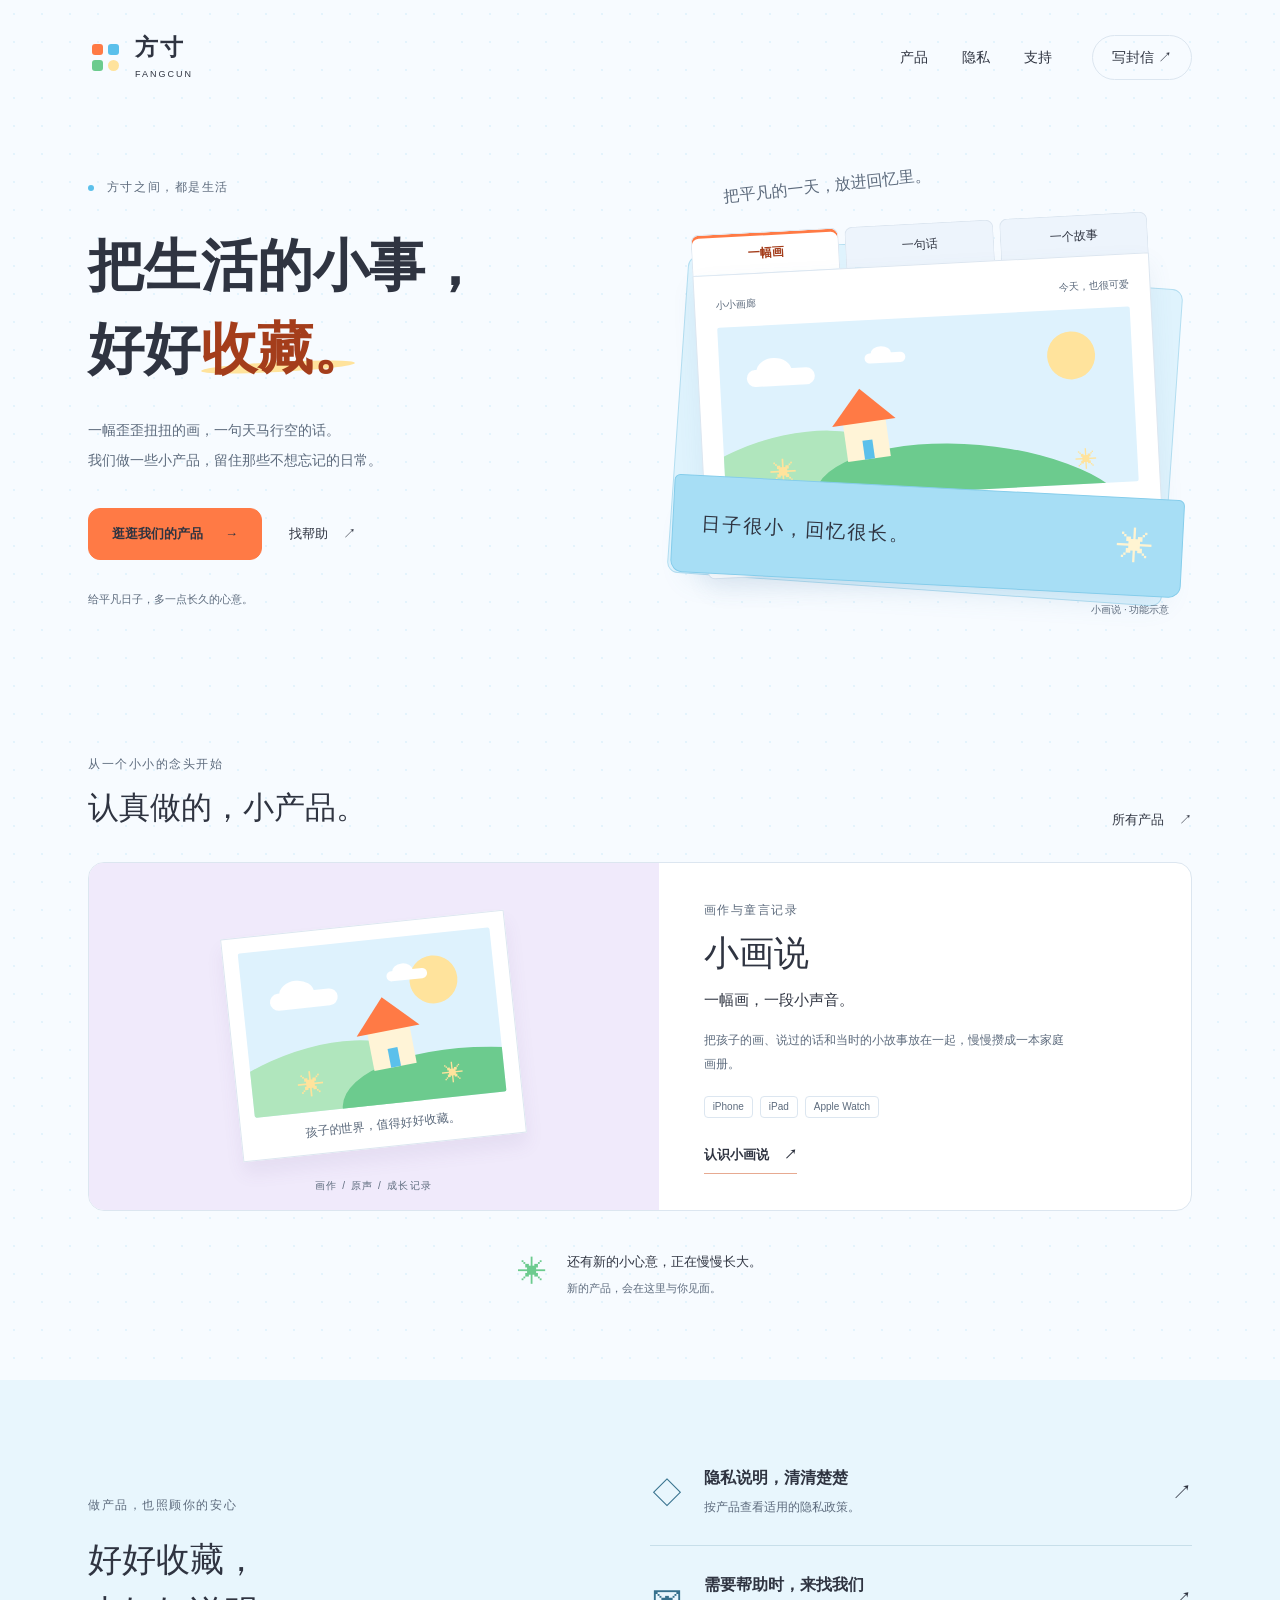
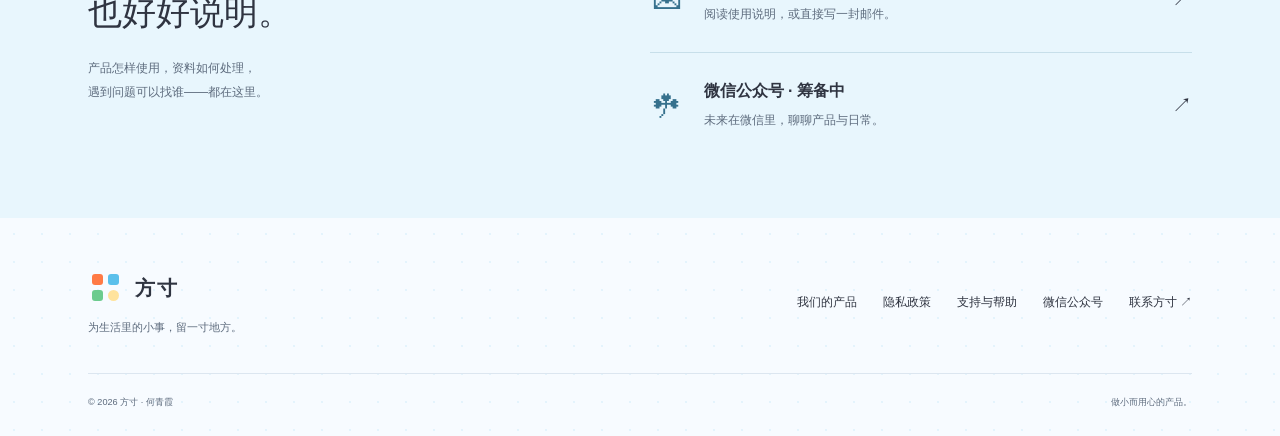
<file: index.html>
<!doctype html>
<html lang="zh-CN"><head><meta charset="utf-8"><meta name="viewport" content="width=device-width, initial-scale=1"><meta name="description" content="方寸，为生活里的小事留一寸地方。在这里了解小画说与未来的产品，查阅隐私政策，获取支持。"><meta name="theme-color" content="#f7fbff"><meta name="color-scheme" content="light"><title>把生活的小事，好好收藏 · 方寸</title><link rel="icon" href="./assets/favicon.svg" type="image/svg+xml"><link rel="stylesheet" href="./assets/styles.css"></head>
<body><a class="skip-link" href="#main">跳到正文</a><header class="header shell"><a class="brand" href="./" aria-label="方寸首页"><span class="brand-symbol" aria-hidden="true"><i></i><i></i><i></i><i></i></span><span>方寸<small>FANGCUN</small></span></a><nav aria-label="主导航"><a href="./products/" >产品</a><a href="./privacy/" >隐私</a><a href="./support/" >支持</a><a class="nav-contact" href="mailto:mili07@foxmail.com">写封信 <span aria-hidden="true">↗</span></a></nav></header>
<main id="main"><section class="hero shell"><div class="hero-copy"><span class="eyebrow"><i class="little-dot"></i> 方寸之间，都是生活</span><h1>把生活的小事，<br>好好<span class="title-accent">收藏。</span></h1><p>一幅歪歪扭扭的画，一句天马行空的话。<br>我们做一些小产品，留住那些不想忘记的日常。</p><div class="hero-actions"><a class="button" href="./products/">逛逛我们的产品 <span aria-hidden="true">→</span></a><a class="quiet-link" href="./support/">找帮助 <span aria-hidden="true">↗</span></a></div><p class="hero-note">给平凡日子，多一点长久的心意。</p></div><div class="memory-desk"><span class="desk-caption">把平凡的一天，放进回忆里。</span><div class="folder-back"></div><fieldset class="memory-preview"><legend class="sr-only">小画说功能示意，选择画作、声音或记录</legend><input type="radio" name="memory" id="memory-art" checked><label for="memory-art">一幅画</label><input type="radio" name="memory" id="memory-voice"><label for="memory-voice">一句话</label><input type="radio" name="memory" id="memory-note"><label for="memory-note">一个故事</label><div class="memory-pages"><section class="memory-page page-art"><div class="paper-top"><span>小小画廊</span><span>今天，也很可爱</span></div><div class="drawing" aria-hidden="true"><span class="sun"></span><span class="cloud cloud-one"></span><span class="cloud cloud-two"></span><span class="hill hill-one"></span><span class="hill hill-two"></span><span class="house"><i></i></span><span class="flower flower-one">✳</span><span class="flower flower-two">✳</span></div><div class="paper-bottom"><strong>住在小山坡上</strong><span>一张示意画 · 一份想象</span></div></section><section class="memory-page page-voice"><div class="paper-top"><span>童言时刻</span><span>留住声音里的小世界</span></div><span class="quote-mark" aria-hidden="true">“</span><blockquote>云朵是不是<br>天空养的小羊？</blockquote><div class="wave" aria-hidden="true"><i style="--wave:16px"></i><i style="--wave:26px"></i><i style="--wave:38px"></i><i style="--wave:19px"></i><i style="--wave:46px"></i><i style="--wave:32px"></i><i style="--wave:20px"></i><i style="--wave:16px"></i><i style="--wave:26px"></i><i style="--wave:38px"></i><i style="--wave:19px"></i><i style="--wave:46px"></i><i style="--wave:32px"></i><i style="--wave:20px"></i><i style="--wave:16px"></i><i style="--wave:26px"></i><i style="--wave:38px"></i><i style="--wave:19px"></i><i style="--wave:46px"></i><i style="--wave:32px"></i><i style="--wave:20px"></i><i style="--wave:16px"></i><i style="--wave:26px"></i><i style="--wave:38px"></i><i style="--wave:19px"></i><i style="--wave:46px"></i><i style="--wave:32px"></i><i style="--wave:20px"></i><i style="--wave:16px"></i></div><p class="demo-note">声音记录的功能示意，无真实录音</p></section><section class="memory-page page-note"><div class="paper-top"><span>家长手记</span><span>记下当时</span></div><span class="note-flower" aria-hidden="true">✳</span><h3>今天的小发现</h3><p>散步时，看见一朵像小羊的云。<br>回家后，画里就多了一片天空。</p><div class="writing-lines" aria-hidden="true"></div><p class="demo-note">示意故事</p></section></div></fieldset><div class="folder-front"><span class="folder-label">日子很小，回忆很长。</span><span aria-hidden="true">✳</span></div><span class="desk-footnote">小画说 · 功能示意</span></div></section><section class="products-section shell"><div class="section-heading"><div><span class="eyebrow">从一个小小的念头开始</span><h2>认真做的，小产品。</h2></div><a class="quiet-link" href="./products/">所有产品 <span aria-hidden="true">↗</span></a></div><article class="product-card featured"><div class="product-visual"><div class="mini-paper"><div class="drawing" aria-hidden="true"><span class="sun"></span><span class="cloud cloud-one"></span><span class="cloud cloud-two"></span><span class="hill hill-one"></span><span class="hill hill-two"></span><span class="house"><i></i></span><span class="flower flower-one">✳</span><span class="flower flower-two">✳</span></div><span>孩子的世界，值得好好收藏。</span></div><span class="visual-label">画作 / 原声 / 成长记录</span></div><div class="product-copy"><span class="eyebrow">画作与童言记录</span><h2>小画说</h2><p class="product-tagline">一幅画，一段小声音。</p><p>把孩子的画、说过的话和当时的小故事放在一起，慢慢攒成一本家庭画册。</p><div class="platforms"><span>iPhone</span><span>iPad</span><span>Apple Watch</span></div><a class="text-link" href="./products/xiaohuashuo/">认识小画说 <span aria-hidden="true">↗</span></a></div></article><div class="next-note"><span class="seed" aria-hidden="true">✳</span><div><strong>还有新的小心意，正在慢慢长大。</strong><p>新的产品，会在这里与你见面。</p></div></div></section><section class="care-section"><div class="shell care-grid"><div><span class="eyebrow">做产品，也照顾你的安心</span><h2>好好收藏，<br>也好好说明。</h2><p>产品怎样使用，资料如何处理，<br>遇到问题可以找谁——都在这里。</p></div><div class="care-links"><a href="./privacy/"><span class="care-icon" aria-hidden="true">◇</span><div><h3>隐私说明，清清楚楚</h3><p>按产品查看适用的隐私政策。</p></div><span aria-hidden="true">↗</span></a><a href="./support/"><span class="care-icon" aria-hidden="true">✉</span><div><h3>需要帮助时，来找我们</h3><p>阅读使用说明，或直接写一封邮件。</p></div><span aria-hidden="true">↗</span></a><a href="./wechat/"><span class="care-icon" aria-hidden="true">☘</span><div><h3>微信公众号 · 筹备中</h3><p>未来在微信里，聊聊产品与日常。</p></div><span aria-hidden="true">↗</span></a></div></div></section></main>
<footer class="footer shell"><div><a class="brand" href="./"><span class="brand-symbol" aria-hidden="true"><i></i><i></i><i></i><i></i></span><span>方寸</span></a><p>为生活里的小事，留一寸地方。</p></div><div class="footer-links"><a href="./products/">我们的产品</a><a href="./privacy/">隐私政策</a><a href="./support/">支持与帮助</a><a href="./wechat/">微信公众号</a><a href="mailto:mili07@foxmail.com">联系方寸 <span aria-hidden="true">↗</span></a></div><div class="footer-bottom"><small>© 2026 方寸 · 何青霞</small><small>做小而用心的产品。</small></div></footer></body></html>
</file>
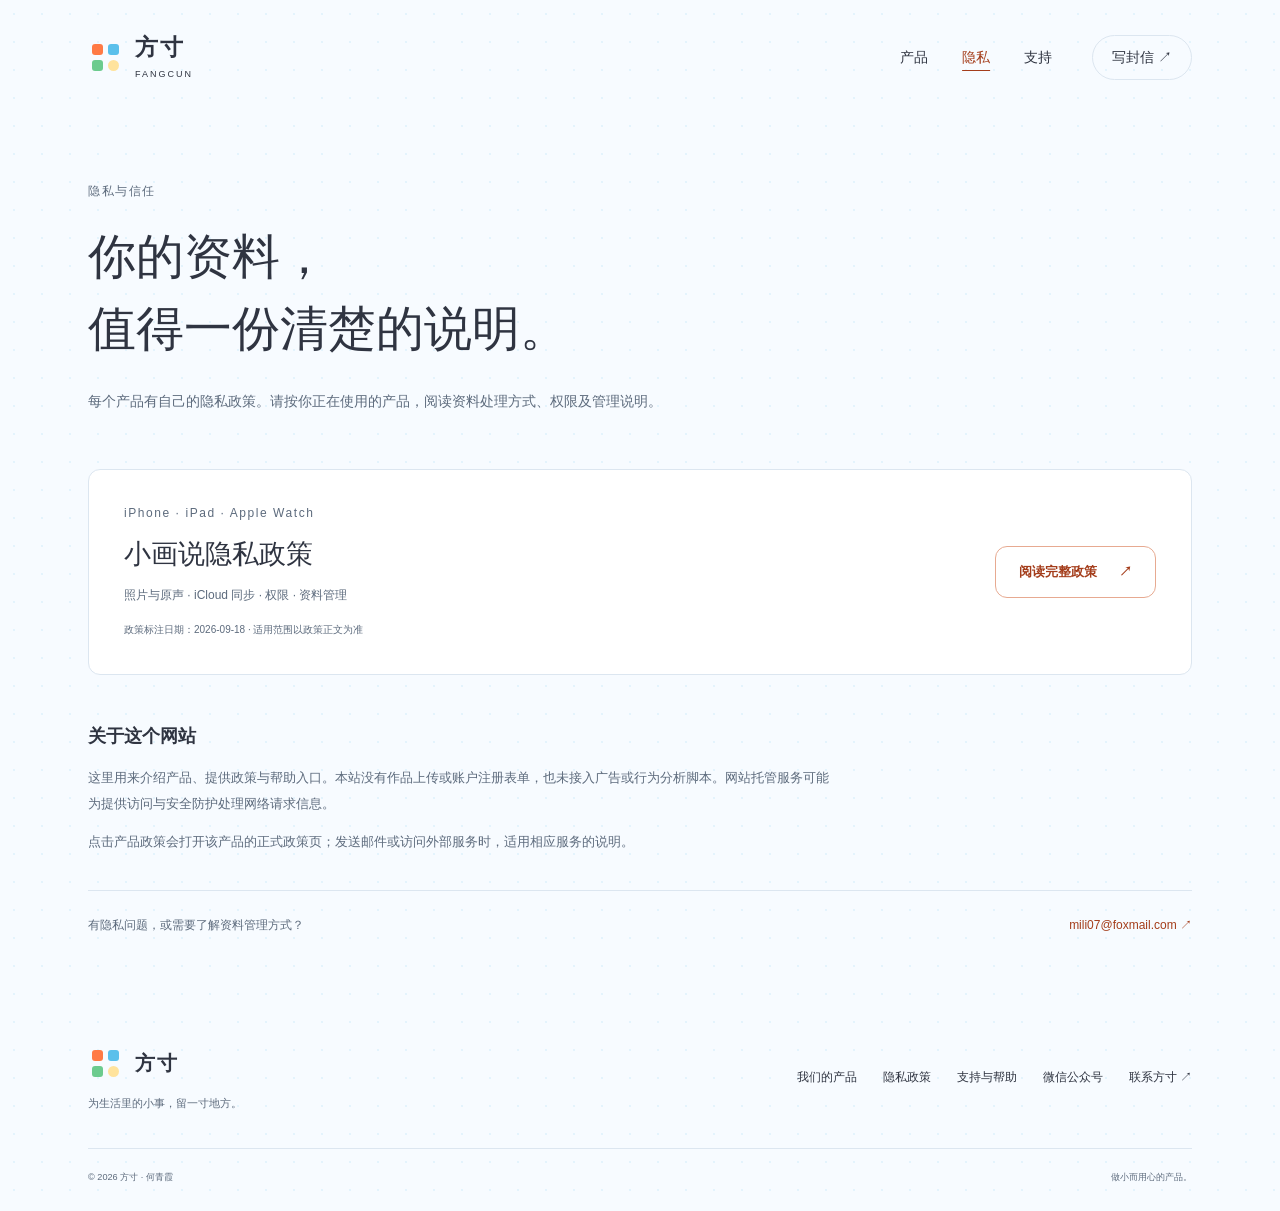
<file: privacy/index.html>
<!doctype html>
<html lang="zh-CN"><head><meta charset="utf-8"><meta name="viewport" content="width=device-width, initial-scale=1"><meta name="description" content="按产品查阅隐私政策，了解资料存储、权限、同步和管理方式。"><meta name="theme-color" content="#f7fbff"><meta name="color-scheme" content="light"><title>隐私政策 · 方寸</title><link rel="icon" href="../assets/favicon.svg" type="image/svg+xml"><link rel="stylesheet" href="../assets/styles.css"></head>
<body><a class="skip-link" href="#main">跳到正文</a><header class="header shell"><a class="brand" href="../" aria-label="方寸首页"><span class="brand-symbol" aria-hidden="true"><i></i><i></i><i></i><i></i></span><span>方寸<small>FANGCUN</small></span></a><nav aria-label="主导航"><a href="../products/" >产品</a><a href="../privacy/" aria-current="page">隐私</a><a href="../support/" >支持</a><a class="nav-contact" href="mailto:mili07@foxmail.com">写封信 <span aria-hidden="true">↗</span></a></nav></header>
<main id="main"><section class="page-intro shell"><span class="eyebrow">隐私与信任</span><h1>你的资料，<br>值得一份清楚的说明。</h1><p>每个产品有自己的隐私政策。请按你正在使用的产品，阅读资料处理方式、权限及管理说明。</p></section><section class="shell policy-list"><article class="policy-card"><div><span class="eyebrow">iPhone · iPad · Apple Watch</span><h2>小画说隐私政策</h2><p>照片与原声 · iCloud 同步 · 权限 · 资料管理</p><small>政策标注日期：2026-09-18 · 适用范围以政策正文为准</small></div><a class="button button-outline" href="https://moonball.github.io/xiaohuashuo-support/privacy.html">阅读完整政策 <span aria-hidden="true">↗</span></a></article><div class="editorial-note"><h2>关于这个网站</h2><p>这里用来介绍产品、提供政策与帮助入口。本站没有作品上传或账户注册表单，也未接入广告或行为分析脚本。网站托管服务可能为提供访问与安全防护处理网络请求信息。</p><p>点击产品政策会打开该产品的正式政策页；发送邮件或访问外部服务时，适用相应服务的说明。</p></div><div class="contact-strip"><span>有隐私问题，或需要了解资料管理方式？</span><a href="mailto:mili07@foxmail.com">mili07@foxmail.com <span aria-hidden="true">↗</span></a></div></section></main>
<footer class="footer shell"><div><a class="brand" href="../"><span class="brand-symbol" aria-hidden="true"><i></i><i></i><i></i><i></i></span><span>方寸</span></a><p>为生活里的小事，留一寸地方。</p></div><div class="footer-links"><a href="../products/">我们的产品</a><a href="../privacy/">隐私政策</a><a href="../support/">支持与帮助</a><a href="../wechat/">微信公众号</a><a href="mailto:mili07@foxmail.com">联系方寸 <span aria-hidden="true">↗</span></a></div><div class="footer-bottom"><small>© 2026 方寸 · 何青霞</small><small>做小而用心的产品。</small></div></footer></body></html>
</file>
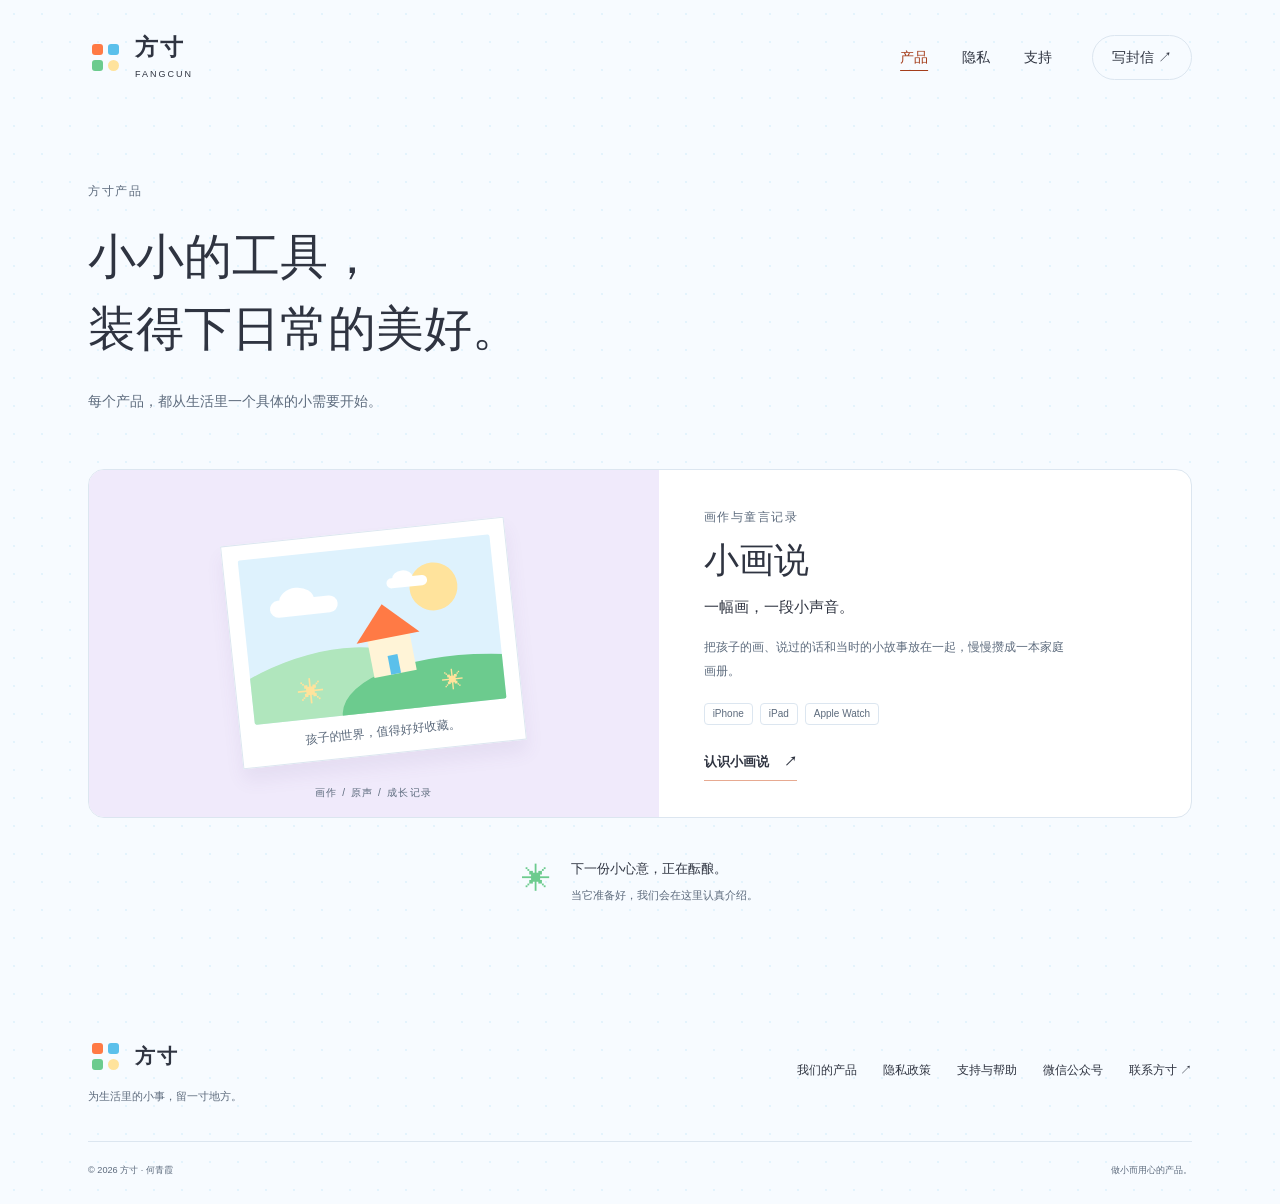
<file: products/index.html>
<!doctype html>
<html lang="zh-CN"><head><meta charset="utf-8"><meta name="viewport" content="width=device-width, initial-scale=1"><meta name="description" content="认识方寸的小产品：小画说，保存画作、原声与成长故事。"><meta name="theme-color" content="#f7fbff"><meta name="color-scheme" content="light"><title>我们的产品 · 方寸</title><link rel="icon" href="../assets/favicon.svg" type="image/svg+xml"><link rel="stylesheet" href="../assets/styles.css"></head>
<body><a class="skip-link" href="#main">跳到正文</a><header class="header shell"><a class="brand" href="../" aria-label="方寸首页"><span class="brand-symbol" aria-hidden="true"><i></i><i></i><i></i><i></i></span><span>方寸<small>FANGCUN</small></span></a><nav aria-label="主导航"><a href="../products/" aria-current="page">产品</a><a href="../privacy/" >隐私</a><a href="../support/" >支持</a><a class="nav-contact" href="mailto:mili07@foxmail.com">写封信 <span aria-hidden="true">↗</span></a></nav></header>
<main id="main"><section class="page-intro shell"><span class="eyebrow">方寸产品</span><h1>小小的工具，<br>装得下日常的美好。</h1><p>每个产品，都从生活里一个具体的小需要开始。</p></section><section class="shell product-list"><article class="product-card "><div class="product-visual"><div class="mini-paper"><div class="drawing" aria-hidden="true"><span class="sun"></span><span class="cloud cloud-one"></span><span class="cloud cloud-two"></span><span class="hill hill-one"></span><span class="hill hill-two"></span><span class="house"><i></i></span><span class="flower flower-one">✳</span><span class="flower flower-two">✳</span></div><span>孩子的世界，值得好好收藏。</span></div><span class="visual-label">画作 / 原声 / 成长记录</span></div><div class="product-copy"><span class="eyebrow">画作与童言记录</span><h2>小画说</h2><p class="product-tagline">一幅画，一段小声音。</p><p>把孩子的画、说过的话和当时的小故事放在一起，慢慢攒成一本家庭画册。</p><div class="platforms"><span>iPhone</span><span>iPad</span><span>Apple Watch</span></div><a class="text-link" href="../products/xiaohuashuo/">认识小画说 <span aria-hidden="true">↗</span></a></div></article><div class="next-note"><span class="seed" aria-hidden="true">✳</span><div><strong>下一份小心意，正在酝酿。</strong><p>当它准备好，我们会在这里认真介绍。</p></div></div></section></main>
<footer class="footer shell"><div><a class="brand" href="../"><span class="brand-symbol" aria-hidden="true"><i></i><i></i><i></i><i></i></span><span>方寸</span></a><p>为生活里的小事，留一寸地方。</p></div><div class="footer-links"><a href="../products/">我们的产品</a><a href="../privacy/">隐私政策</a><a href="../support/">支持与帮助</a><a href="../wechat/">微信公众号</a><a href="mailto:mili07@foxmail.com">联系方寸 <span aria-hidden="true">↗</span></a></div><div class="footer-bottom"><small>© 2026 方寸 · 何青霞</small><small>做小而用心的产品。</small></div></footer></body></html>
</file>
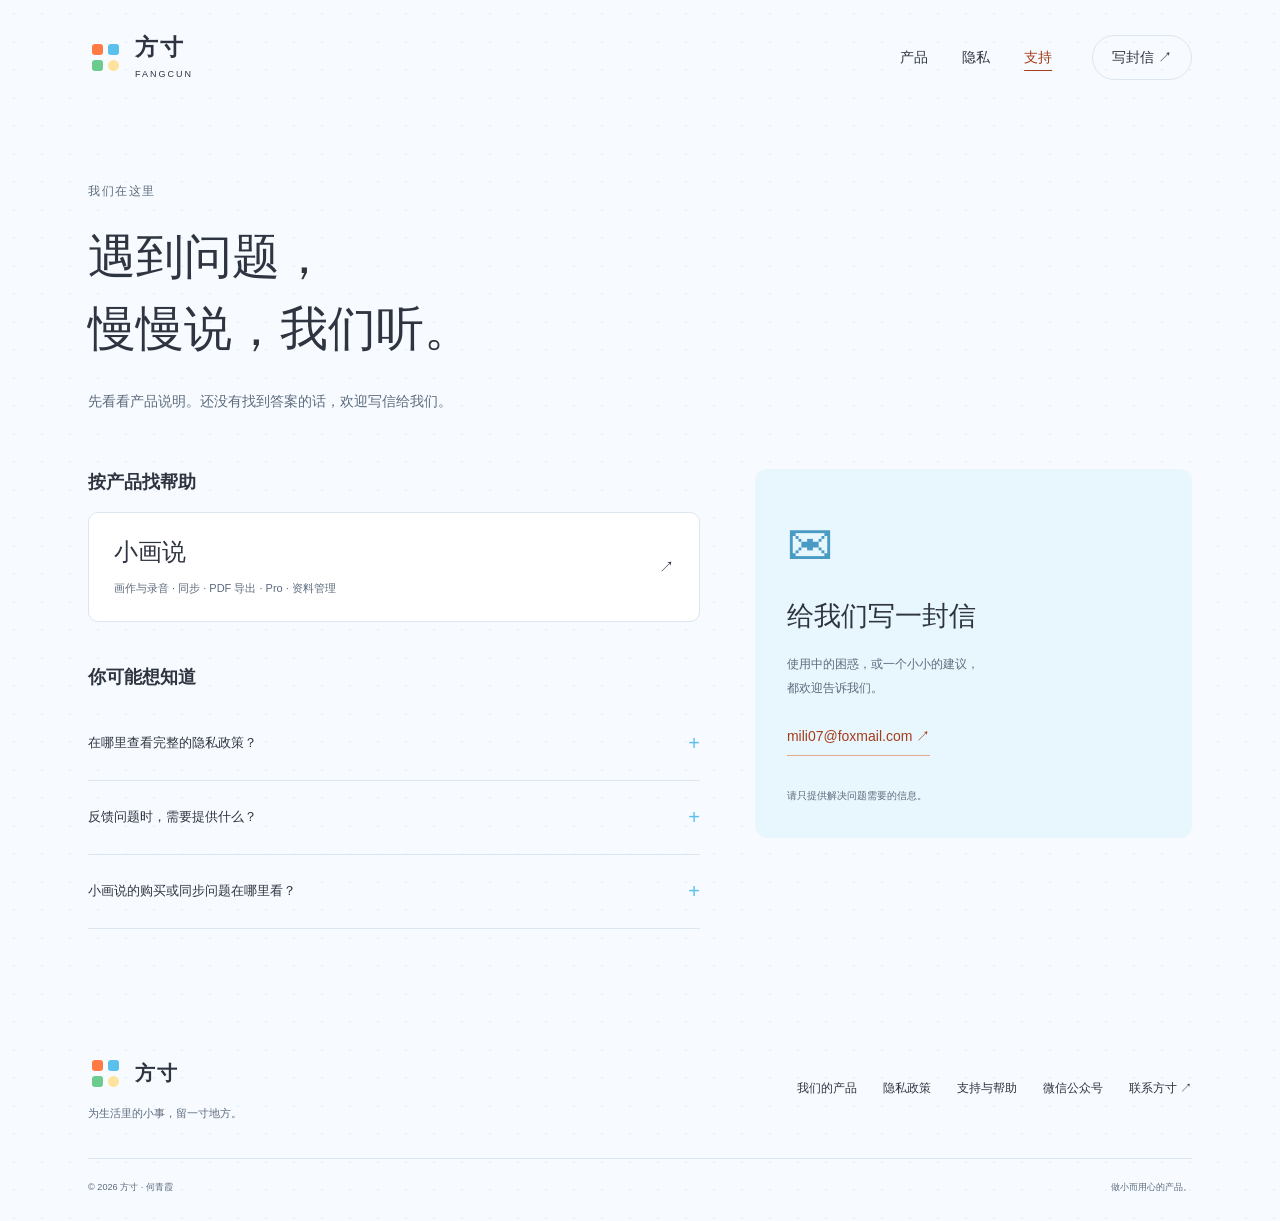
<file: support/index.html>
<!doctype html>
<html lang="zh-CN"><head><meta charset="utf-8"><meta name="viewport" content="width=device-width, initial-scale=1"><meta name="description" content="找到小画说使用说明，或联系方寸获取产品支持。"><meta name="theme-color" content="#f7fbff"><meta name="color-scheme" content="light"><title>支持与帮助 · 方寸</title><link rel="icon" href="../assets/favicon.svg" type="image/svg+xml"><link rel="stylesheet" href="../assets/styles.css"></head>
<body><a class="skip-link" href="#main">跳到正文</a><header class="header shell"><a class="brand" href="../" aria-label="方寸首页"><span class="brand-symbol" aria-hidden="true"><i></i><i></i><i></i><i></i></span><span>方寸<small>FANGCUN</small></span></a><nav aria-label="主导航"><a href="../products/" >产品</a><a href="../privacy/" >隐私</a><a href="../support/" aria-current="page">支持</a><a class="nav-contact" href="mailto:mili07@foxmail.com">写封信 <span aria-hidden="true">↗</span></a></nav></header>
<main id="main"><section class="page-intro shell"><span class="eyebrow">我们在这里</span><h1>遇到问题，<br>慢慢说，我们听。</h1><p>先看看产品说明。还没有找到答案的话，欢迎写信给我们。</p></section><section class="shell support-layout"><div><h2 class="small-heading">按产品找帮助</h2><a class="support-product" href="https://moonball.github.io/xiaohuashuo-support/"><div><h3>小画说</h3><p>画作与录音 · 同步 · PDF 导出 · Pro · 资料管理</p></div><span aria-hidden="true">↗</span></a><h2 class="small-heading questions-heading">你可能想知道</h2><div class="faq"><details><summary>在哪里查看完整的隐私政策？<span aria-hidden="true">+</span></summary><p>在<a href="../privacy/">隐私政策目录</a>选择产品，就能打开对应的完整政策。App 内的「隐私与支持」也保留相同入口。</p></details><details><summary>反馈问题时，需要提供什么？<span aria-hidden="true">+</span></summary><p>请说明产品名称、App 版本、设备型号、系统版本，以及出现问题前的操作步骤。截图请先遮挡私人信息，无需提供孩子的原始作品、录音或账户密码。</p></details><details><summary>小画说的购买或同步问题在哪里看？<span aria-hidden="true">+</span></summary><p>请阅读<a href="https://moonball.github.io/xiaohuashuo-support/">小画说支持与帮助</a>，查看 Pro 恢复购买、同一 Apple 账户的 iCloud 同步及当前功能限制。同步出现异常时，先保留现有资料。</p></details></div></div><aside class="contact-card"><span class="mail-illustration" aria-hidden="true">✉</span><h2>给我们写一封信</h2><p>使用中的困惑，或一个小小的建议，<br>都欢迎告诉我们。</p><a class="email-link" href="mailto:mili07@foxmail.com">mili07@foxmail.com <span aria-hidden="true">↗</span></a><p class="contact-hint">请只提供解决问题需要的信息。</p></aside></section></main>
<footer class="footer shell"><div><a class="brand" href="../"><span class="brand-symbol" aria-hidden="true"><i></i><i></i><i></i><i></i></span><span>方寸</span></a><p>为生活里的小事，留一寸地方。</p></div><div class="footer-links"><a href="../products/">我们的产品</a><a href="../privacy/">隐私政策</a><a href="../support/">支持与帮助</a><a href="../wechat/">微信公众号</a><a href="mailto:mili07@foxmail.com">联系方寸 <span aria-hidden="true">↗</span></a></div><div class="footer-bottom"><small>© 2026 方寸 · 何青霞</small><small>做小而用心的产品。</small></div></footer></body></html>
</file>
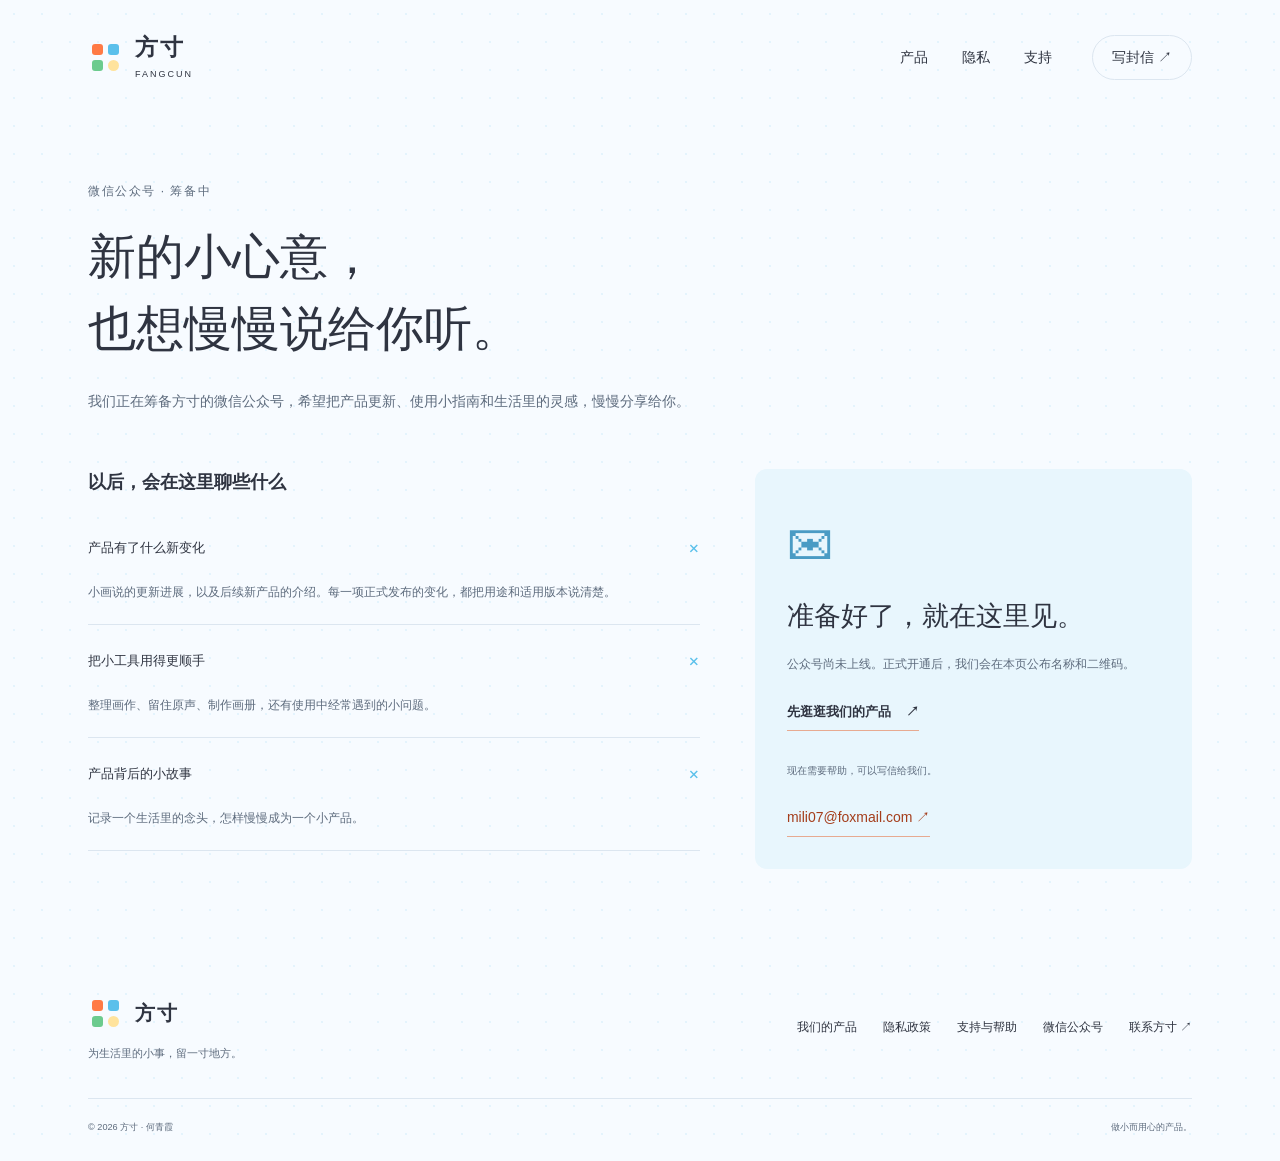
<file: wechat/index.html>
<!doctype html>
<html lang="zh-CN"><head><meta charset="utf-8"><meta name="viewport" content="width=device-width, initial-scale=1"><meta name="description" content="方寸微信公众号正在筹备。未来分享产品更新、使用指南和产品背后的小故事。"><meta name="theme-color" content="#f7fbff"><meta name="color-scheme" content="light"><title>微信公众号 · 方寸</title><link rel="icon" href="../assets/favicon.svg" type="image/svg+xml"><link rel="stylesheet" href="../assets/styles.css"></head>
<body><a class="skip-link" href="#main">跳到正文</a><header class="header shell"><a class="brand" href="../" aria-label="方寸首页"><span class="brand-symbol" aria-hidden="true"><i></i><i></i><i></i><i></i></span><span>方寸<small>FANGCUN</small></span></a><nav aria-label="主导航"><a href="../products/" >产品</a><a href="../privacy/" >隐私</a><a href="../support/" >支持</a><a class="nav-contact" href="mailto:mili07@foxmail.com">写封信 <span aria-hidden="true">↗</span></a></nav></header>
<main id="main">
    <section class="page-intro shell"><span class="eyebrow">微信公众号 · 筹备中</span><h1>新的小心意，<br>也想慢慢说给你听。</h1><p>我们正在筹备方寸的微信公众号，希望把产品更新、使用小指南和生活里的灵感，慢慢分享给你。</p></section>
    <section class="shell support-layout">
      <div>
        <h2 class="small-heading">以后，会在这里聊些什么</h2>
        <div class="faq">
          <details open>
            <summary>产品有了什么新变化<span aria-hidden="true">+</span></summary>
            <p>小画说的更新进展，以及后续新产品的介绍。每一项正式发布的变化，都把用途和适用版本说清楚。</p>
          </details>
          <details open>
            <summary>把小工具用得更顺手<span aria-hidden="true">+</span></summary>
            <p>整理画作、留住原声、制作画册，还有使用中经常遇到的小问题。</p>
          </details>
          <details open>
            <summary>产品背后的小故事<span aria-hidden="true">+</span></summary>
            <p>记录一个生活里的念头，怎样慢慢成为一个小产品。</p>
          </details>
        </div>
      </div>
      <aside class="contact-card">
        <span class="mail-illustration" aria-hidden="true">✉</span>
        <h2>准备好了，就在这里见。</h2>
        <p>公众号尚未上线。正式开通后，我们会在本页公布名称和二维码。</p>
        <a class="text-link" href="../products/" style="margin-top:24px">先逛逛我们的产品 <span aria-hidden="true">↗</span></a>
        <p class="contact-hint">现在需要帮助，可以写信给我们。</p>
        <a class="email-link" href="mailto:mili07@foxmail.com">mili07@foxmail.com <span aria-hidden="true">↗</span></a>
      </aside>
    </section></main>
<footer class="footer shell"><div><a class="brand" href="../"><span class="brand-symbol" aria-hidden="true"><i></i><i></i><i></i><i></i></span><span>方寸</span></a><p>为生活里的小事，留一寸地方。</p></div><div class="footer-links"><a href="../products/">我们的产品</a><a href="../privacy/">隐私政策</a><a href="../support/">支持与帮助</a><a href="../wechat/">微信公众号</a><a href="mailto:mili07@foxmail.com">联系方寸 <span aria-hidden="true">↗</span></a></div><div class="footer-bottom"><small>© 2026 方寸 · 何青霞</small><small>做小而用心的产品。</small></div></footer></body></html>
</file>
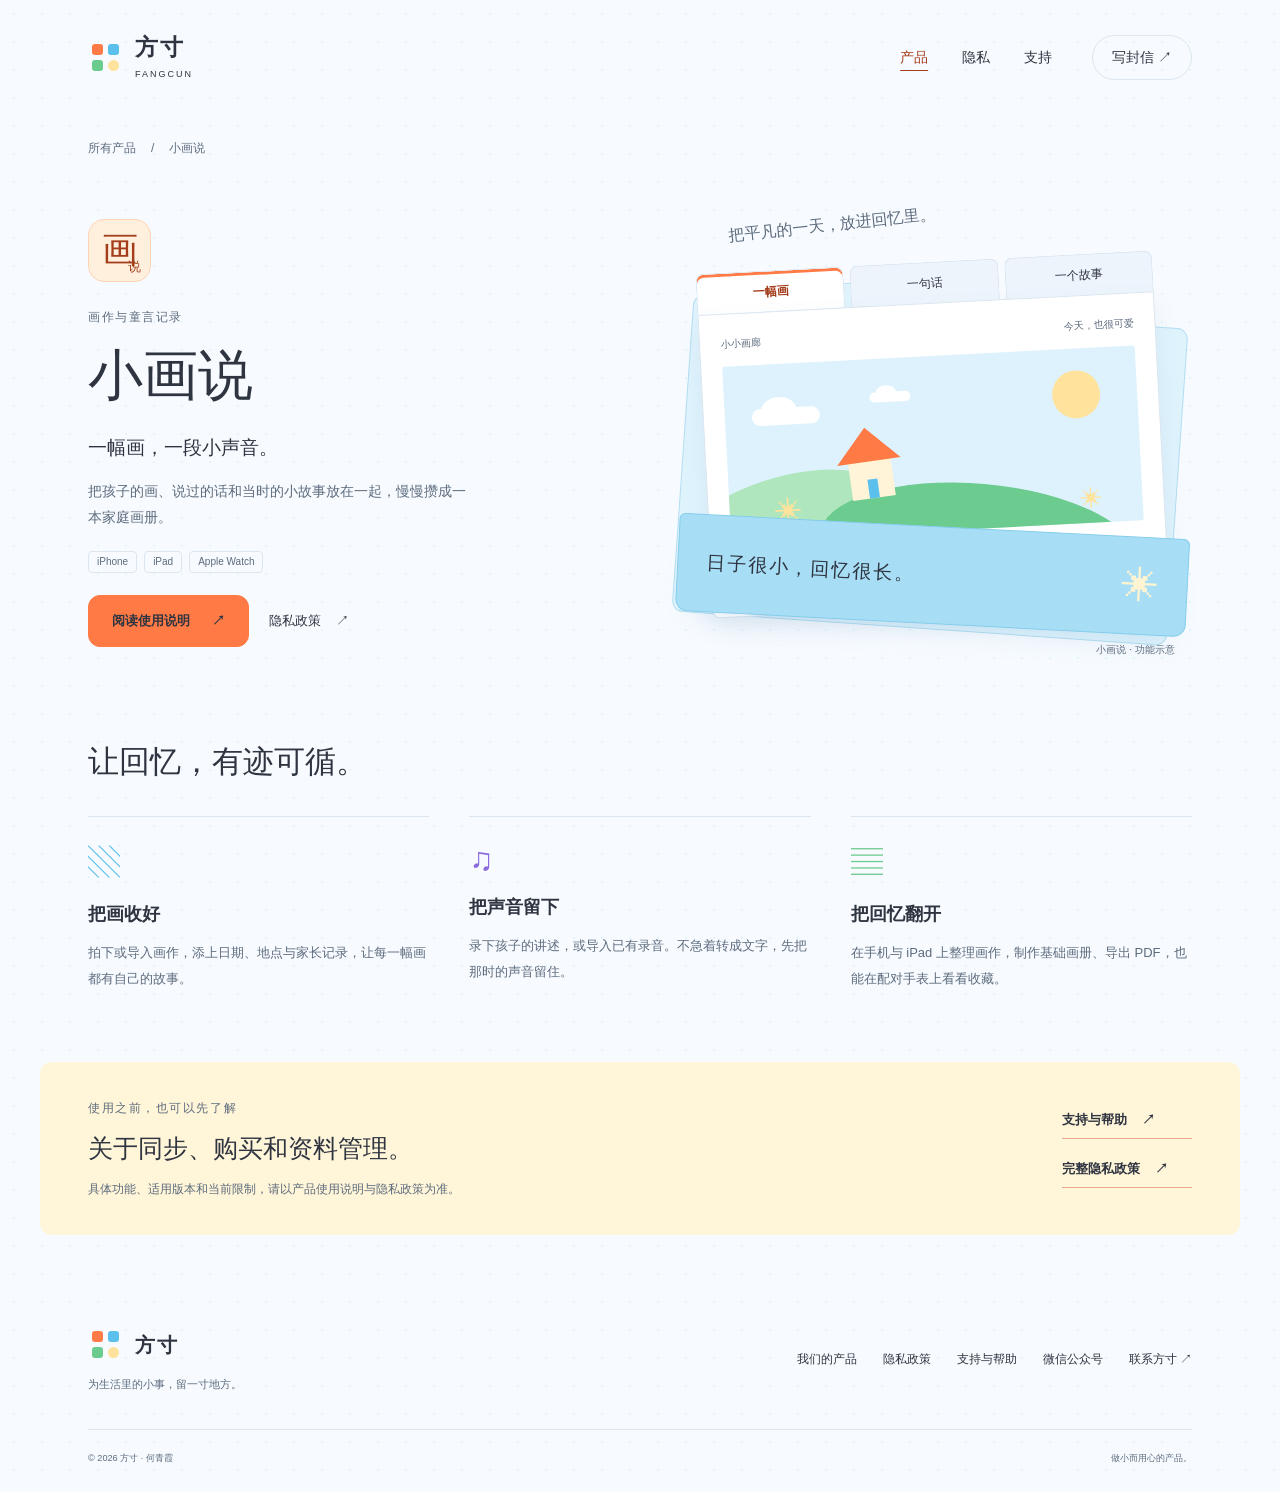
<file: products/xiaohuashuo/index.html>
<!doctype html>
<html lang="zh-CN"><head><meta charset="utf-8"><meta name="viewport" content="width=device-width, initial-scale=1"><meta name="description" content="把孩子的画、说过的话和当时的小故事放在一起，慢慢攒成一本家庭画册。"><meta name="theme-color" content="#f7fbff"><meta name="color-scheme" content="light"><title>小画说 · 方寸</title><link rel="icon" href="../../assets/favicon.svg" type="image/svg+xml"><link rel="stylesheet" href="../../assets/styles.css"></head>
<body><a class="skip-link" href="#main">跳到正文</a><header class="header shell"><a class="brand" href="../../" aria-label="方寸首页"><span class="brand-symbol" aria-hidden="true"><i></i><i></i><i></i><i></i></span><span>方寸<small>FANGCUN</small></span></a><nav aria-label="主导航"><a href="../../products/" aria-current="page">产品</a><a href="../../privacy/" >隐私</a><a href="../../support/" >支持</a><a class="nav-contact" href="mailto:mili07@foxmail.com">写封信 <span aria-hidden="true">↗</span></a></nav></header>
<main id="main"><div class="shell breadcrumb"><a href="../../products/">所有产品</a><span aria-hidden="true">/</span><span>小画说</span></div><section class="product-detail shell"><div class="detail-copy"><span class="app-mark" aria-hidden="true">画<span>说</span></span><span class="eyebrow">画作与童言记录</span><h1>小画说</h1><p class="detail-tagline">一幅画，一段小声音。</p><p>把孩子的画、说过的话和当时的小故事放在一起，慢慢攒成一本家庭画册。</p><div class="platforms"><span>iPhone</span><span>iPad</span><span>Apple Watch</span></div><a class="button" href="https://moonball.github.io/xiaohuashuo-support/">阅读使用说明 <span aria-hidden="true">↗</span></a><a class="quiet-link detail-policy" href="https://moonball.github.io/xiaohuashuo-support/privacy.html">隐私政策 <span aria-hidden="true">↗</span></a></div><div class="memory-desk"><span class="desk-caption">把平凡的一天，放进回忆里。</span><div class="folder-back"></div><fieldset class="memory-preview"><legend class="sr-only">小画说功能示意，选择画作、声音或记录</legend><input type="radio" name="memory" id="memory-art" checked><label for="memory-art">一幅画</label><input type="radio" name="memory" id="memory-voice"><label for="memory-voice">一句话</label><input type="radio" name="memory" id="memory-note"><label for="memory-note">一个故事</label><div class="memory-pages"><section class="memory-page page-art"><div class="paper-top"><span>小小画廊</span><span>今天，也很可爱</span></div><div class="drawing" aria-hidden="true"><span class="sun"></span><span class="cloud cloud-one"></span><span class="cloud cloud-two"></span><span class="hill hill-one"></span><span class="hill hill-two"></span><span class="house"><i></i></span><span class="flower flower-one">✳</span><span class="flower flower-two">✳</span></div><div class="paper-bottom"><strong>住在小山坡上</strong><span>一张示意画 · 一份想象</span></div></section><section class="memory-page page-voice"><div class="paper-top"><span>童言时刻</span><span>留住声音里的小世界</span></div><span class="quote-mark" aria-hidden="true">“</span><blockquote>云朵是不是<br>天空养的小羊？</blockquote><div class="wave" aria-hidden="true"><i style="--wave:16px"></i><i style="--wave:26px"></i><i style="--wave:38px"></i><i style="--wave:19px"></i><i style="--wave:46px"></i><i style="--wave:32px"></i><i style="--wave:20px"></i><i style="--wave:16px"></i><i style="--wave:26px"></i><i style="--wave:38px"></i><i style="--wave:19px"></i><i style="--wave:46px"></i><i style="--wave:32px"></i><i style="--wave:20px"></i><i style="--wave:16px"></i><i style="--wave:26px"></i><i style="--wave:38px"></i><i style="--wave:19px"></i><i style="--wave:46px"></i><i style="--wave:32px"></i><i style="--wave:20px"></i><i style="--wave:16px"></i><i style="--wave:26px"></i><i style="--wave:38px"></i><i style="--wave:19px"></i><i style="--wave:46px"></i><i style="--wave:32px"></i><i style="--wave:20px"></i><i style="--wave:16px"></i></div><p class="demo-note">声音记录的功能示意，无真实录音</p></section><section class="memory-page page-note"><div class="paper-top"><span>家长手记</span><span>记下当时</span></div><span class="note-flower" aria-hidden="true">✳</span><h3>今天的小发现</h3><p>散步时，看见一朵像小羊的云。<br>回家后，画里就多了一片天空。</p><div class="writing-lines" aria-hidden="true"></div><p class="demo-note">示意故事</p></section></div></fieldset><div class="folder-front"><span class="folder-label">日子很小，回忆很长。</span><span aria-hidden="true">✳</span></div><span class="desk-footnote">小画说 · 功能示意</span></div></section><section class="feature-section shell"><div class="section-heading"><h2>让回忆，有迹可循。</h2></div><div class="feature-grid"><article><span class="feature-symbol" aria-hidden="true">▧</span><h3>把画收好</h3><p>拍下或导入画作，添上日期、地点与家长记录，让每一幅画都有自己的故事。</p></article><article><span class="feature-symbol" aria-hidden="true">♫</span><h3>把声音留下</h3><p>录下孩子的讲述，或导入已有录音。不急着转成文字，先把那时的声音留住。</p></article><article><span class="feature-symbol" aria-hidden="true">▤</span><h3>把回忆翻开</h3><p>在手机与 iPad 上整理画作，制作基础画册、导出 PDF，也能在配对手表上看看收藏。</p></article></div></section><section class="shell product-help"><div><span class="eyebrow">使用之前，也可以先了解</span><h2>关于同步、购买和资料管理。</h2><p>具体功能、适用版本和当前限制，请以产品使用说明与隐私政策为准。</p></div><div><a href="https://moonball.github.io/xiaohuashuo-support/" class="text-link">支持与帮助 <span aria-hidden="true">↗</span></a><a href="https://moonball.github.io/xiaohuashuo-support/privacy.html" class="text-link">完整隐私政策 <span aria-hidden="true">↗</span></a></div></section></main>
<footer class="footer shell"><div><a class="brand" href="../../"><span class="brand-symbol" aria-hidden="true"><i></i><i></i><i></i><i></i></span><span>方寸</span></a><p>为生活里的小事，留一寸地方。</p></div><div class="footer-links"><a href="../../products/">我们的产品</a><a href="../../privacy/">隐私政策</a><a href="../../support/">支持与帮助</a><a href="../../wechat/">微信公众号</a><a href="mailto:mili07@foxmail.com">联系方寸 <span aria-hidden="true">↗</span></a></div><div class="footer-bottom"><small>© 2026 方寸 · 何青霞</small><small>做小而用心的产品。</small></div></footer></body></html>
</file>
<file: assets/styles.css>
:root{--paper:#f7fbff;--white:#ffffff;--ink:#2f3441;--tangerine:#ff7a45;--accent-ink:#a43d1b;--sky:#5bc0eb;--leaf:#6ccb8e;--muted:#5d6b7d;--line:#dce6f0;--tape:#ffe39c;--purple:#8b6adf;--pink:#f39bb6;--sky-soft:#e8f6fd;--lilac:#f0eafb;--display:ui-rounded,'Hiragino Maru Gothic ProN','PingFang SC','Microsoft YaHei',sans-serif;--sans:-apple-system,BlinkMacSystemFont,'PingFang SC','Hiragino Sans GB','Microsoft YaHei',sans-serif}*{box-sizing:border-box}html{scroll-behavior:smooth;scroll-padding-top:30px}body{margin:0;background:var(--paper);background-image:radial-gradient(circle,#5bc0eb1f 1px,transparent 1px);background-size:28px 28px;color:var(--ink);font:15px/1.85 var(--sans);-webkit-font-smoothing:antialiased}a{color:inherit;text-decoration:none}a,button,input,summary{-webkit-tap-highlight-color:transparent}a:focus-visible,summary:focus-visible,input:focus-visible+label{outline:3px solid #4769b7;outline-offset:6px}a:hover{color:var(--accent-ink)}p,h1,h2,h3{margin:0}p{color:var(--muted)}h1,h2,h3{font-weight:600;line-height:1.5}img{max-width:100%}.shell{max-width:1200px;padding-inline:48px;margin-inline:auto}.header{height:115px;display:flex;align-items:center;justify-content:space-between}.brand{display:inline-flex;align-items:center;gap:12px;font-size:23px;font-weight:650;line-height:1.3;letter-spacing:.08em}.brand small{display:block;font:9px/1.8 var(--sans);letter-spacing:.22em;margin-top:3px}.brand-symbol{display:grid;grid-template-columns:repeat(2,11px);gap:5px;padding:4px}.brand-symbol i{height:11px;background:var(--tangerine);border-radius:3px}.brand-symbol i:nth-child(2){background:var(--sky)}.brand-symbol i:nth-child(3){background:var(--leaf)}.brand-symbol i:last-child{border-radius:50%;background:var(--tape)}.header nav{display:flex;align-items:center;gap:34px;font-size:14px}.header nav [aria-current=page]{color:var(--accent-ink);text-decoration:underline;text-underline-offset:8px}.nav-contact{border:1px solid var(--line);border-radius:50px;padding:9px 19px;margin-left:6px}.skip-link{position:fixed;top:-80px;left:15px;z-index:10;padding:10px;background:white}.skip-link:focus{top:10px}.sr-only{position:absolute;width:1px;height:1px;overflow:hidden;clip-path:inset(50%);white-space:nowrap}.eyebrow{font-size:12px;color:var(--muted);letter-spacing:.13em;display:block}.little-dot{display:inline-block;width:6px;height:6px;background:var(--sky);border-radius:50%;margin-right:8px}.hero{display:grid;grid-template-columns:1fr 1fr;gap:34px;align-items:center;min-height:610px;padding-block:22px 75px}.hero h1{font:700 clamp(38px,4.4vw,60px)/1.48 var(--display);letter-spacing:.005em;margin-top:26px}.title-accent{color:var(--accent-ink);position:relative;z-index:0;white-space:nowrap}.title-accent:after{content:'';position:absolute;bottom:8px;left:0;width:91%;height:10px;background:var(--tape);z-index:-1;transform:rotate(-3deg);border-radius:50%}.hero-copy>p{font-size:14px;line-height:2.2;margin-top:24px}.hero-actions{display:flex;align-items:center;gap:27px;margin-top:32px}.button{display:inline-flex;justify-content:center;align-items:center;gap:22px;padding:13px 23px;background:var(--tangerine);color:var(--ink);border:1px solid var(--tangerine);border-radius:12px;font-size:13px;font-weight:650;transition:background .18s,transform .18s}.button:hover{background:#ff956b;color:var(--ink);transform:translateY(-2px)}.quiet-link,.text-link{display:inline-flex;align-items:center;gap:15px;font-size:13px}.text-link{font-weight:600;border-bottom:1px solid #e7aa91;padding-bottom:6px}.hero-copy>.hero-note{font-size:11px;color:var(--muted);margin-top:27px}.memory-desk{position:relative;min-height:452px;isolation:isolate;max-width:520px;width:100%;margin:0 auto}.desk-caption{position:absolute;font:16px var(--display);color:var(--muted);top:8px;left:58px;transform:rotate(-6deg)}.folder-back{position:absolute;background:#dff3fd;border:1px solid #b3def1;border-radius:11px;inset:104px 12px 30px;transform:rotate(4deg);z-index:-1}.folder-back:before{content:'';position:absolute;width:145px;height:25px;border-radius:10px 10px 0 0;top:-23px;left:20px;background:#dff3fd;border:1px solid #b3def1;border-bottom:0}.memory-preview{margin:0;border:0;padding:0;position:absolute;left:34px;right:29px;top:55px;display:grid;grid-template-columns:repeat(3,1fr);gap:6px;transform:rotate(-3deg)}.memory-preview>input{position:absolute;width:1px;height:1px;opacity:0}.memory-preview>label{display:block;text-align:center;background:#edf4fc;border:1px solid var(--line);border-bottom:0;border-radius:8px 8px 0 0;font-size:12px;padding:9px 7px;cursor:pointer;transition:background .2s}.memory-preview>input:checked+label{background:var(--white);color:var(--accent-ink);font-weight:600;box-shadow:inset 0 3px 0 var(--sky)}#memory-art:checked+label{color:var(--accent-ink);box-shadow:inset 0 3px 0 var(--tangerine)}#memory-voice:checked+label{color:#6745b3;box-shadow:inset 0 3px 0 var(--purple)}#memory-note:checked+label{color:#35734d;box-shadow:inset 0 3px 0 var(--leaf)}.memory-pages{margin-top:-6px;grid-column:1/-1;min-height:302px;background:var(--white);border:1px solid var(--line);border-radius:0 0 7px 7px;box-shadow:0 11px 25px #4f789a14;overflow:hidden}.memory-page{display:none;padding:21px 21px 25px;min-height:302px}#memory-art:checked~.memory-pages .page-art,#memory-voice:checked~.memory-pages .page-voice,#memory-note:checked~.memory-pages .page-note{display:block}.paper-top{display:flex;justify-content:space-between;color:var(--muted);font-size:10px;padding-bottom:12px}.drawing{height:175px;background:#def2fd;position:relative;overflow:hidden;border-radius:2px}.sun{position:absolute;background:var(--tape);width:48px;height:48px;border-radius:50%;top:22px;right:37px}.cloud{position:absolute;width:68px;height:17px;background:var(--white);border-radius:30px;top:44px;left:27px}.cloud:before{content:'';position:absolute;background:inherit;left:10px;bottom:2px;width:35px;height:26px;border-radius:50%}.cloud-two{transform:scale(.6);left:132px;top:30px}.hill{position:absolute;background:#b0e6bd;height:130px;width:255px;border-radius:50%;bottom:-69px;left:-75px;transform:rotate(-15deg)}.hill-two{background:var(--leaf);width:320px;left:87px;bottom:-85px;transform:rotate(8deg)}.house{position:absolute;width:43px;height:41px;bottom:36px;left:122px;background:#fff4d7;transform:rotate(-5deg)}.house:before{content:'';position:absolute;border-left:32px solid transparent;border-right:32px solid transparent;border-bottom:34px solid var(--tangerine);top:-30px;left:-11px}.house i{position:absolute;width:10px;height:19px;bottom:0;left:17px;background:var(--sky)}.flower{position:absolute;color:var(--tape);font-size:27px;left:46px;bottom:0}.flower-two{left:auto;right:40px;bottom:2px;font-size:22px}.paper-bottom{display:flex;align-items:baseline;justify-content:space-between;margin-top:17px;gap:8px}.paper-bottom strong{font:16px var(--display)}.paper-bottom>span{font-size:9px;color:var(--muted)}.folder-front{position:absolute;display:flex;align-items:center;justify-content:space-between;background:#a7def5;color:var(--ink);padding:26px 28px;border:1px solid #85cdeb;border-radius:6px 6px 12px 12px;left:7px;right:2px;bottom:35px;transform:rotate(3deg);min-height:98px;box-shadow:0 22px 30px -20px #568bb833;pointer-events:none}.folder-label{font:19px var(--display);letter-spacing:.1em}.folder-front>span:last-child{font-size:37px;color:#fff4d2;line-height:1}.desk-footnote{position:absolute;bottom:0;right:15px;font-size:10px;color:var(--muted)}.quote-mark{font:75px/.8 Georgia,serif;color:var(--pink);display:block;margin-top:16px}.page-voice blockquote{margin:0;font:26px/1.65 var(--display);color:var(--ink)}.wave{display:flex;align-items:center;gap:4px;height:54px;margin-top:18px}.wave i{width:4px;height:var(--wave);border-radius:4px;background:var(--purple)}.demo-note{font-size:9px;margin-top:10px}.page-note h3{font:25px var(--display);margin:28px 0 15px}.page-note p{font-size:13px;line-height:2.3}.note-flower{float:right;font-size:40px;color:var(--tangerine)}.writing-lines{border-block:1px solid #f0e2bf;height:23px;margin-top:15px}.products-section{padding-block:28px 80px}.section-heading{display:flex;align-items:end;justify-content:space-between;gap:20px;margin-bottom:30px}.section-heading h2{font:31px/1.5 var(--display);margin-top:10px}.product-card{display:grid;grid-template-columns:1.07fr 1fr;border:1px solid var(--line);border-radius:16px;overflow:hidden;background:var(--white)}.product-visual{background:var(--lilac);min-height:310px;display:flex;align-items:center;justify-content:center;position:relative;padding:35px}.mini-paper{background:var(--white);padding:15px 15px 13px;max-width:285px;width:100%;box-shadow:0 12px 18px #66528f14;transform:rotate(-6deg);border:1px solid var(--line)}.mini-paper .drawing{height:165px}.mini-paper>span{display:block;text-align:center;margin-top:12px;font:12px var(--display);color:var(--muted)}.visual-label{position:absolute;bottom:15px;font-size:10px;color:var(--muted);letter-spacing:.15em}.product-copy{padding:36px 45px}.product-copy h2{font:35px var(--display);margin:9px 0}.product-copy>.product-tagline{color:var(--ink);font-size:15px;margin-bottom:14px}.product-copy>p:not(.product-tagline){font-size:12px;max-width:365px;line-height:2}.platforms{display:flex;flex-wrap:wrap;gap:7px;margin:20px 0 22px}.platforms span{border:1px solid var(--line);border-radius:4px;padding:1px 8px;font-size:10px;color:var(--muted)}.next-note{display:flex;align-items:center;gap:20px;justify-content:center;padding-top:35px}.seed{color:var(--leaf);font-size:29px}.next-note strong{font-weight:400;font-size:13px;color:var(--ink)}.next-note p{font-size:11px;color:var(--muted);margin-top:3px}.care-section{padding:60px 0;background:var(--sky-soft)}.care-grid{display:grid;grid-template-columns:1fr 1.15fr;gap:90px;align-items:center}.care-grid h2{font:34px/1.55 var(--display);margin:17px 0}.care-grid p{font-size:12px;line-height:2}.care-links>a{display:flex;gap:20px;align-items:center;padding:25px 0;border-bottom:1px solid #c7dfea}.care-links>a:last-child{border-bottom:0}.care-icon{font-size:30px;color:#36718d;width:34px;text-align:center}.care-links h3{font-size:16px;margin-bottom:5px}.care-links>a>span:last-child{margin-left:auto;font-size:20px}.footer{display:grid;grid-template-columns:1fr 1fr;padding-top:48px;padding-bottom:25px;gap:35px}.footer .brand{font-size:20px}.footer p{font-size:11px;margin-top:12px}.footer-links{display:flex;align-items:center;justify-content:flex-end;gap:26px;font-size:12px}.footer-bottom{grid-column:1/-1;display:flex;justify-content:space-between;border-top:1px solid var(--line);padding-top:20px;color:var(--muted);font-size:11px}.page-intro{padding-top:65px;padding-bottom:52px;max-width:1200px}.page-intro h1{font:48px/1.5 var(--display);margin-top:19px}.page-intro>p{max-width:610px;margin-top:22px;font-size:14px;line-height:2.1}.product-list{padding-bottom:80px}.product-list .product-card+.product-card{margin-top:30px}.breadcrumb{display:flex;gap:15px;font-size:12px;color:var(--muted);padding-top:22px}.product-detail{display:grid;grid-template-columns:1fr 1fr;gap:55px;align-items:center;padding-top:48px;padding-bottom:70px}.app-mark{display:inline-flex;align-items:center;justify-content:center;position:relative;width:63px;height:63px;border:1px solid #ffd4b6;background:#fff0dd;border-radius:16px;font:36px var(--display);color:var(--accent-ink);margin-bottom:24px}.app-mark span{position:absolute;font:13px var(--display);right:9px;bottom:5px;color:var(--accent-ink)}.detail-copy h1{font:55px/1.3 var(--display);margin:12px 0 18px}.detail-tagline{font-size:19px;color:var(--ink);margin-bottom:14px}.detail-copy>p:not(.detail-tagline){font-size:14px;max-width:380px}.detail-policy{margin-left:20px}.feature-section{padding-bottom:70px}.feature-grid{display:grid;grid-template-columns:repeat(3,1fr);gap:40px}.feature-grid article{border-top:1px solid var(--line);padding-top:24px}.feature-symbol{font:32px var(--display);color:var(--sky)}.feature-grid article:nth-child(2) .feature-symbol{color:var(--purple)}.feature-grid article:nth-child(3) .feature-symbol{color:var(--leaf)}.feature-grid h3{font-size:18px;margin:16px 0 12px}.feature-grid p{font-size:13px;line-height:2}.product-help{display:flex;justify-content:space-between;gap:30px;padding-top:35px;padding-bottom:35px;background:#fff5d8;border-radius:12px;margin-bottom:40px}.product-help h2{font:25px var(--display);margin:13px 0}.product-help p{font-size:12px;max-width:620px}.product-help>div:last-child{display:flex;flex-direction:column;gap:18px;justify-content:center;min-width:130px}.policy-list{padding-bottom:35px}.policy-card{display:flex;justify-content:space-between;align-items:center;gap:30px;background:var(--white);border:1px solid var(--line);border-radius:12px;padding:32px 35px}.policy-card h2{font:27px var(--display);margin:12px 0}.policy-card p{font-size:12px;margin-bottom:8px}.policy-card small{font-size:10px;color:var(--muted)}.button-outline{background:transparent;color:var(--accent-ink);border-color:#e7aa91}.editorial-note{max-width:750px;margin:48px 0 35px}.editorial-note h2{font-size:18px;margin-bottom:15px}.editorial-note p{font-size:13px;line-height:2;margin-top:12px}.contact-strip{display:flex;justify-content:space-between;gap:20px;border-top:1px solid var(--line);padding:23px 0;font-size:12px;color:var(--muted)}.contact-strip a{color:var(--accent-ink)}.support-layout{display:grid;grid-template-columns:1.4fr 1fr;gap:55px;padding-bottom:75px}.small-heading{font-size:18px;margin-bottom:16px}.support-product{display:flex;justify-content:space-between;align-items:center;gap:22px;background:var(--white);padding:23px 25px;border:1px solid var(--line);border-radius:10px}.support-product h3{font:24px var(--display)}.support-product p{font-size:11px;margin-top:10px}.questions-heading{margin-top:42px}.faq details{border-bottom:1px solid var(--line);padding-block:18px}.faq summary{display:flex;justify-content:space-between;align-items:center;gap:12px;cursor:pointer;list-style:none;font-size:13px}.faq summary::-webkit-details-marker{display:none}.faq summary span{font-size:20px;color:var(--sky)}.faq details[open] summary span{transform:rotate(45deg)}.faq details p{font-size:12px;line-height:2;padding:13px 20px 2px 0}.faq a{border-bottom:1px solid #e7aa91}.contact-card{align-self:start;background:var(--sky-soft);padding:32px;border-radius:12px}.mail-illustration{display:block;font-size:46px;color:#4a9bc4;margin-bottom:12px}.contact-card h2{font:27px var(--display);margin-bottom:18px}.contact-card p{font-size:12px;line-height:2}.email-link{display:inline-block;margin-top:24px;color:var(--accent-ink);font-size:14px;overflow-wrap:anywhere;border-bottom:1px solid #e7aa91;padding-bottom:5px}.contact-card .contact-hint{font-size:10px;color:var(--muted);margin-top:30px}
@media(min-width:1450px){.hero{min-height:665px}.memory-desk{transform:scale(1.04)}}
@media(max-width:900px){.shell{padding-inline:30px}.hero{gap:15px}.hero h1{font-size:42px}.hero-copy>p{font-size:12px}.memory-desk{min-height:410px}.memory-preview{left:19px;right:16px;top:50px}.memory-page{padding:17px;min-height:275px}.memory-pages{min-height:275px}.paper-top{font-size:8px}.paper-bottom>span{display:none}.folder-front{bottom:20px;padding:19px;min-height:84px}.folder-label{font-size:17px}.desk-footnote{bottom:-9px}.hero-actions{gap:16px}.button{padding:12px 17px;gap:12px}.product-copy{padding:28px}.care-grid{gap:40px}.footer-links{gap:18px;flex-wrap:wrap}.product-detail{gap:25px}.support-layout{gap:25px}.contact-card{padding:24px}}
@media(max-width:650px){.shell{padding-inline:22px}.header{height:85px}.brand{font-size:20px;gap:7px}.brand-symbol{grid-template-columns:repeat(2,9px);gap:4px}.brand-symbol i{height:9px}.header nav{gap:22px;font-size:13px}.nav-contact{display:none}.hero{grid-template-columns:1fr;min-height:0;padding-block:32px 48px;gap:30px}.hero-copy{text-align:center}.hero h1{font-size:44px;line-height:1.5;margin-top:20px}.hero-copy>p{font-size:12px;margin-top:20px}.hero-actions{justify-content:center;gap:25px;margin-top:26px}.hero-copy>.hero-note{margin-top:20px;font-size:10px}.eyebrow{font-size:10px}.memory-desk{max-width:385px;min-height:400px}.desk-caption{left:35px;top:10px;font-size:15px}.memory-preview{top:53px;left:21px;right:20px}.folder-front{bottom:15px;min-height:85px}.desk-footnote{bottom:-8px}.section-heading{gap:10px;align-items:center;margin-bottom:22px}.section-heading h2{font-size:27px}.section-heading .quiet-link{font-size:11px;gap:7px;white-space:nowrap}.products-section{padding-top:13px;padding-bottom:48px}.product-card{grid-template-columns:1fr;border-radius:12px}.product-visual{min-height:280px;padding:27px 30px}.mini-paper{max-width:254px}.product-copy{padding:27px}.product-copy h2{font-size:32px}.next-note{justify-content:flex-start;gap:13px;padding-top:24px}.next-note strong{font-size:11px}.next-note p{font-size:10px}.care-section{padding:37px 0}.care-grid{grid-template-columns:1fr;gap:20px}.care-grid h2{font-size:29px}.care-grid h2 br{display:none}.care-links>a{padding:19px 0;gap:13px}.care-links h3{font-size:15px}.care-links p{font-size:11px}.care-icon{font-size:27px}.footer{grid-template-columns:1fr;gap:25px;padding-top:32px;padding-bottom:20px}.footer-links{justify-content:flex-start;gap:14px 22px;font-size:11px}.footer-bottom{font-size:10px;gap:15px}.page-intro{padding-top:32px;padding-bottom:35px}.page-intro h1{font-size:36px}.page-intro>p{font-size:12px;line-height:2}.product-list{padding-bottom:45px}.product-detail{grid-template-columns:1fr;gap:35px;padding-top:30px;padding-bottom:50px}.detail-copy h1{font-size:45px}.detail-copy>p:not(.detail-tagline){font-size:13px}.detail-tagline{font-size:17px}.detail-policy{margin-left:18px}.app-mark{margin-bottom:20px}.feature-section{padding-bottom:40px}.feature-grid{grid-template-columns:1fr;gap:23px}.feature-grid article{padding-top:18px}.feature-grid h3{margin:9px 0}.feature-grid p{font-size:12px}.feature-symbol{font-size:25px}.product-help{margin-inline:22px;padding:24px;flex-direction:column;gap:23px}.product-help h2{font-size:24px}.product-help>div:last-child{align-items:start}.policy-card{flex-direction:column;align-items:start;padding:25px;gap:23px}.policy-card h2{font-size:25px}.policy-card small{font-size:9px}.editorial-note{margin-top:32px}.editorial-note p{font-size:12px}.contact-strip{flex-direction:column;gap:8px}.support-layout{grid-template-columns:1fr;gap:35px;padding-bottom:35px}.support-product{padding:20px}.support-product p{font-size:10px}.contact-card{padding:28px}.breadcrumb{padding-top:15px}}
@media(prefers-reduced-motion:reduce){html{scroll-behavior:auto}*,*:before,*:after{transition:none!important;animation:none!important}}
@media print{.header,.footer,.hero-actions,.memory-desk{display:none}body{background:white;color:black}.shell{max-width:none}.page-intro{padding-top:0}a{color:black}.faq details p{display:block}}
</file>
